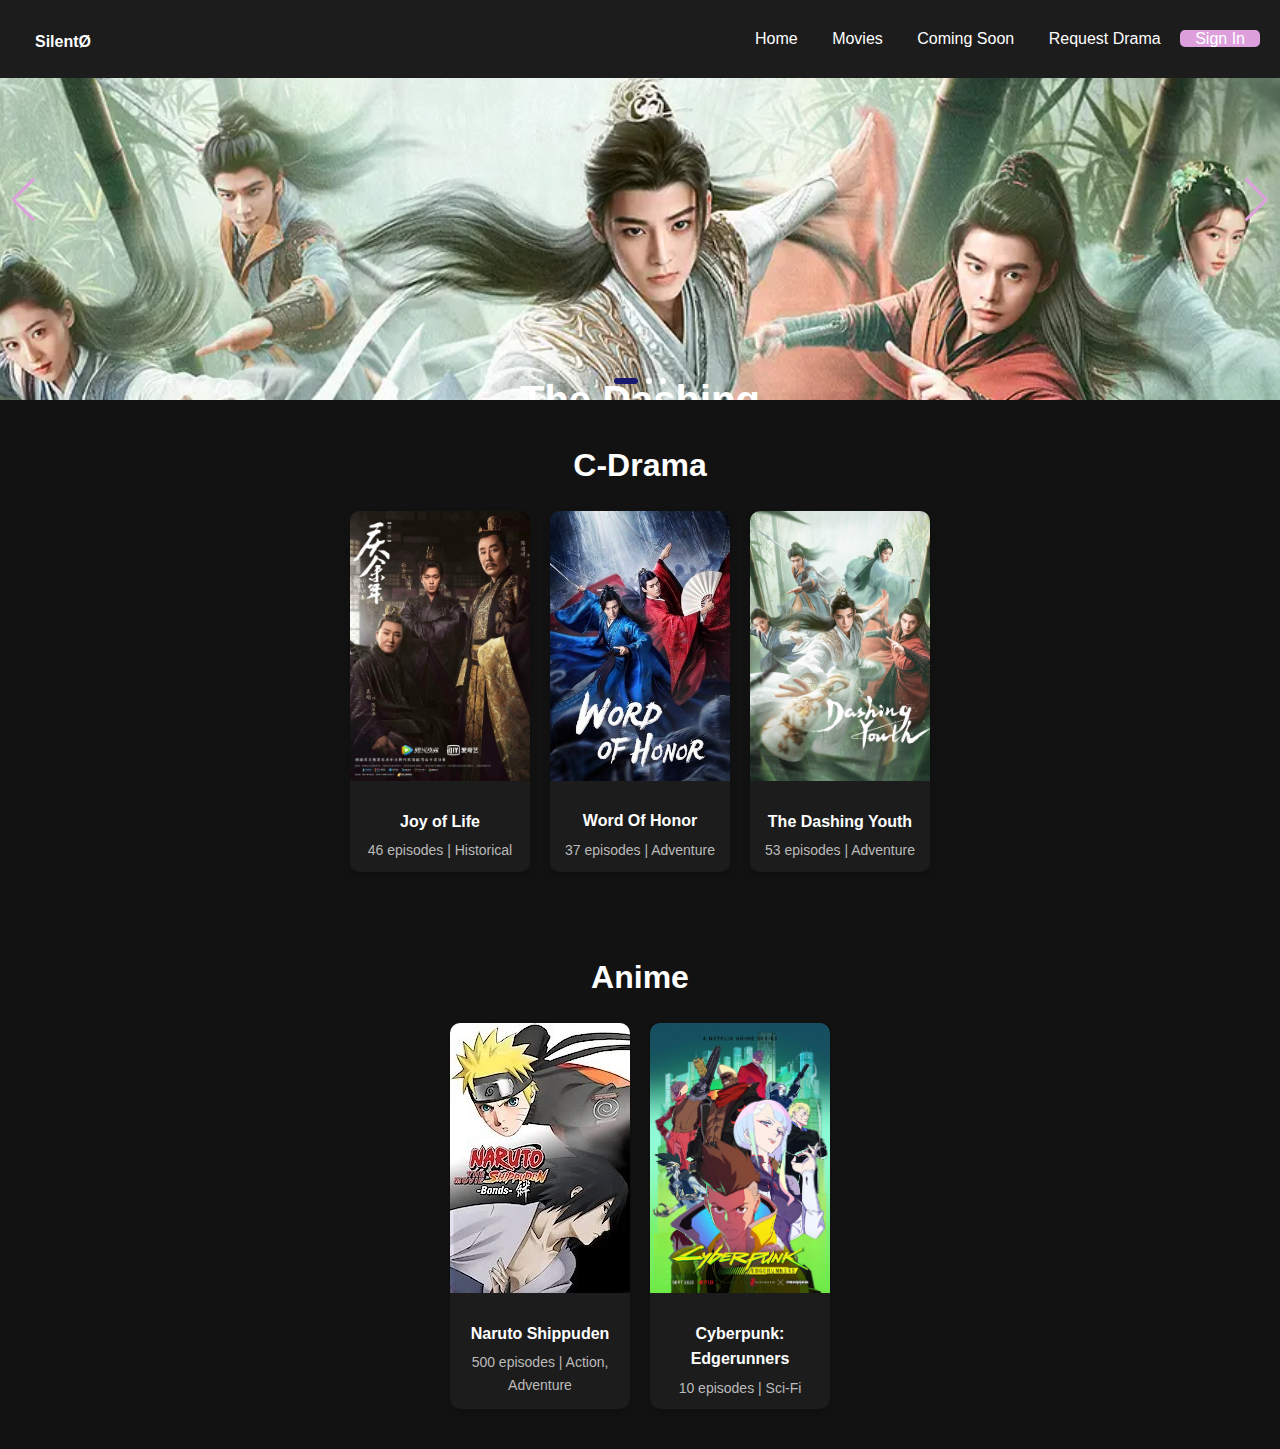
<file: index.html>
<!DOCTYPE html>
<html lang="en">
<head>
    <meta charset="UTF-8">
    <meta name="viewport" content="width=device-width, initial-scale=1.0">
    <title>SilentØ Website</title>
    <!-- Swiper's CSS -->
    <link rel="stylesheet" href="https://cdn.jsdelivr.net/npm/swiper@11/swiper-bundle.min.css">
    <link rel="stylesheet" href="https://cdn.jsdelivr.net/npm/boxicons@latest/css/boxicons.min.css">
    <link rel="stylesheet" href="style.css">
    <style>
        body {
            font-family: Arial, sans-serif;
            margin: 0;
            background-color: #121212;
            color: #fff;
        }

        /* Navbar */
        .navbar {
            display: flex;
            justify-content: space-between;
            padding: 20px;
            background-color: #1c1c1c;
        }

        .navbar a {
            color: #fff;
            text-decoration: none;
            padding: 0 15px;
        }

        .navbar a:hover {
            color: plum;
        }

        .sign-in {
            background-color: plum;
            padding: 8px 15px;
            border-radius: 5px;
        }

        /* Swiper Section */
        .swiper {
            width: 100%;
            height: 400px;
            position: relative;
        }

        .swiper-slide {
            display: flex;
            align-items: center;
            justify-content: center;
        }

        .swiper-slide img {
            width: 100%;
            height: 100%;
            object-fit: cover;
        }

        .home-text {
            position: absolute;
            top: 50%;
            left: 50%;
            transform: translate(-50%, -50%);
            color: #fff;
            text-align: center;
        }

        .home-text h1 {
            font-size: 2.5rem;
            margin-bottom: 10px;
        }

        .btn {
            padding: 10px 20px;
            background-color: plum;
            color: #000;
            text-decoration: none;
            border-radius: 5px;
        }

        .btn:hover {
            background-color: #ff79c6;
        }

        /* Movie Section */
        .movie-section {
            padding: 40px 20px;
        }

        .movie-section h2 {
            margin-bottom: 20px;
            text-align: center;
        }

        /* Movie Cards */
        .movies {
            display: flex;
            flex-wrap: wrap;
            gap: 20px;
            justify-content: center;
        }

        .movie-card {
            width: 180px;
            background-color: #1c1c1c;
            border-radius: 10px;
            overflow: hidden;
            box-shadow: 0 4px 8px rgba(0, 0, 0, 0.2);
            transition: transform 0.2s;
        }

        .movie-card:hover {
            transform: scale(1.05);
        }

        .movie-card img {
            width: 100%;
            height: auto;
        }

        .movie-info {
            padding: 10px;
            color: #bbb;
            text-align: center;
        }

        /* Swiper Controls */
        .swiper-button-next,
        .swiper-button-prev {
            color: plum;
        }

        .swiper-pagination-bullet-active {
            background: plum;
        }
    </style>
</head>
<body>

    <!-- Navbar -->
    <header class="navbar">
        <div class="logo">
            <a href="index.html" aria-label="SilentØ Homepage">SilentØ</a>
        </div>
        <nav class="menu">
            <a href="index.html">Home</a>
            <a href="movie.html">Movies</a>
            <a href="#">Coming Soon</a>
            <a href="#">Request Drama</a>
            <a href="#" class="sign-in" aria-label="Sign in">Sign In</a>
        </nav>
    </header>

    <!-- Home Section with Swiper -->
    <section class="home swiper" id="home">
        <div class="swiper-wrapper">
            <div class="swiper-slide">
                <img src="foto.jpg" alt="The Dashing Youth">
                <div class="home-text">
                    <h1>The Dashing Youth</h1>
                    <a href="#" class="btn">Watch Now</a>
                </div>
            </div>
            <div class="swiper-slide">
                <img src="foto2.jpg" alt="Fangs of Fortune">
                <div class="home-text">
                    <h1>Fangs of Fortune</h1>
                    <a href="#" class="btn">Watch Now</a>
                </div>
            </div>
            <div class="swiper-slide">
                <img src="foto1.jpg" alt="The Untamed">
                <div class="home-text">
                    <h1>The Untamed</h1>
                    <a href="#" class="btn">Watch Now</a>
                </div>
            </div>
        </div>
        <div class="swiper-pagination"></div>
        <div class="swiper-button-next"></div>
        <div class="swiper-button-prev"></div>
    </section>

    <!-- C-Drama Section -->
    <section class="movie-section">
        <h2>C-Drama</h2>
        <div class="movies">
            <div class="movie-card">
                <img src="foto5.jpg" alt="Joy of Life">
                <div class="movie-info">
                    <h4>Joy of Life</h4>
                    <p>46 episodes | Historical</p>
                </div>
            </div>
            <div class="movie-card">
                <img src="foto6.jpg" alt="Word Of Honor">
                <div class="movie-info">
                    <h4>Word Of Honor</h4>
                    <p>37 episodes | Adventure</p>
                </div>
            </div>
            <div class="movie-card">
                <img src="foto8.jpg" alt="The Dashing Youth">
                <div class="movie-info">
                    <h4>The Dashing Youth</h4>
                    <p>53 episodes | Adventure</p>
                </div>
            </div>
        </div>
    </section>

    <!-- Anime Section -->
    <section class="movie-section">
        <h2>Anime</h2>
        <div class="movies">
            <div class="movie-card">
                <img src="foto11.jpg" alt="Naruto Shippuden">
                <div class="movie-info">
                    <h4>Naruto Shippuden</h4>
                    <p>500 episodes | Action, Adventure</p>
                </div>
            </div>
            <div class="movie-card">
                <img src="foto12.jpg" alt="Cyberpunk: Edgerunners">
                <div class="movie-info">
                    <h4>Cyberpunk: Edgerunners</h4>
                    <p>10 episodes | Sci-Fi</p>
                </div>
            </div>
        </div>
    </section>

    <!-- Swiper and JavaScript -->
    <script src="https://cdn.jsdelivr.net/npm/swiper@11/swiper-bundle.min.js"></script>
    <script>
        const swiper = new Swiper('.swiper', {
            loop: true,
            autoplay: {
                delay: 2500,
                disableOnInteraction: false,
            },
            pagination: {
                el: '.swiper-pagination',
                clickable: true,
            },
            navigation: {
                nextEl: '.swiper-button-next',
                prevEl: '.swiper-button-prev',
            },
        });
    </script>
</body>
</html>
</file>
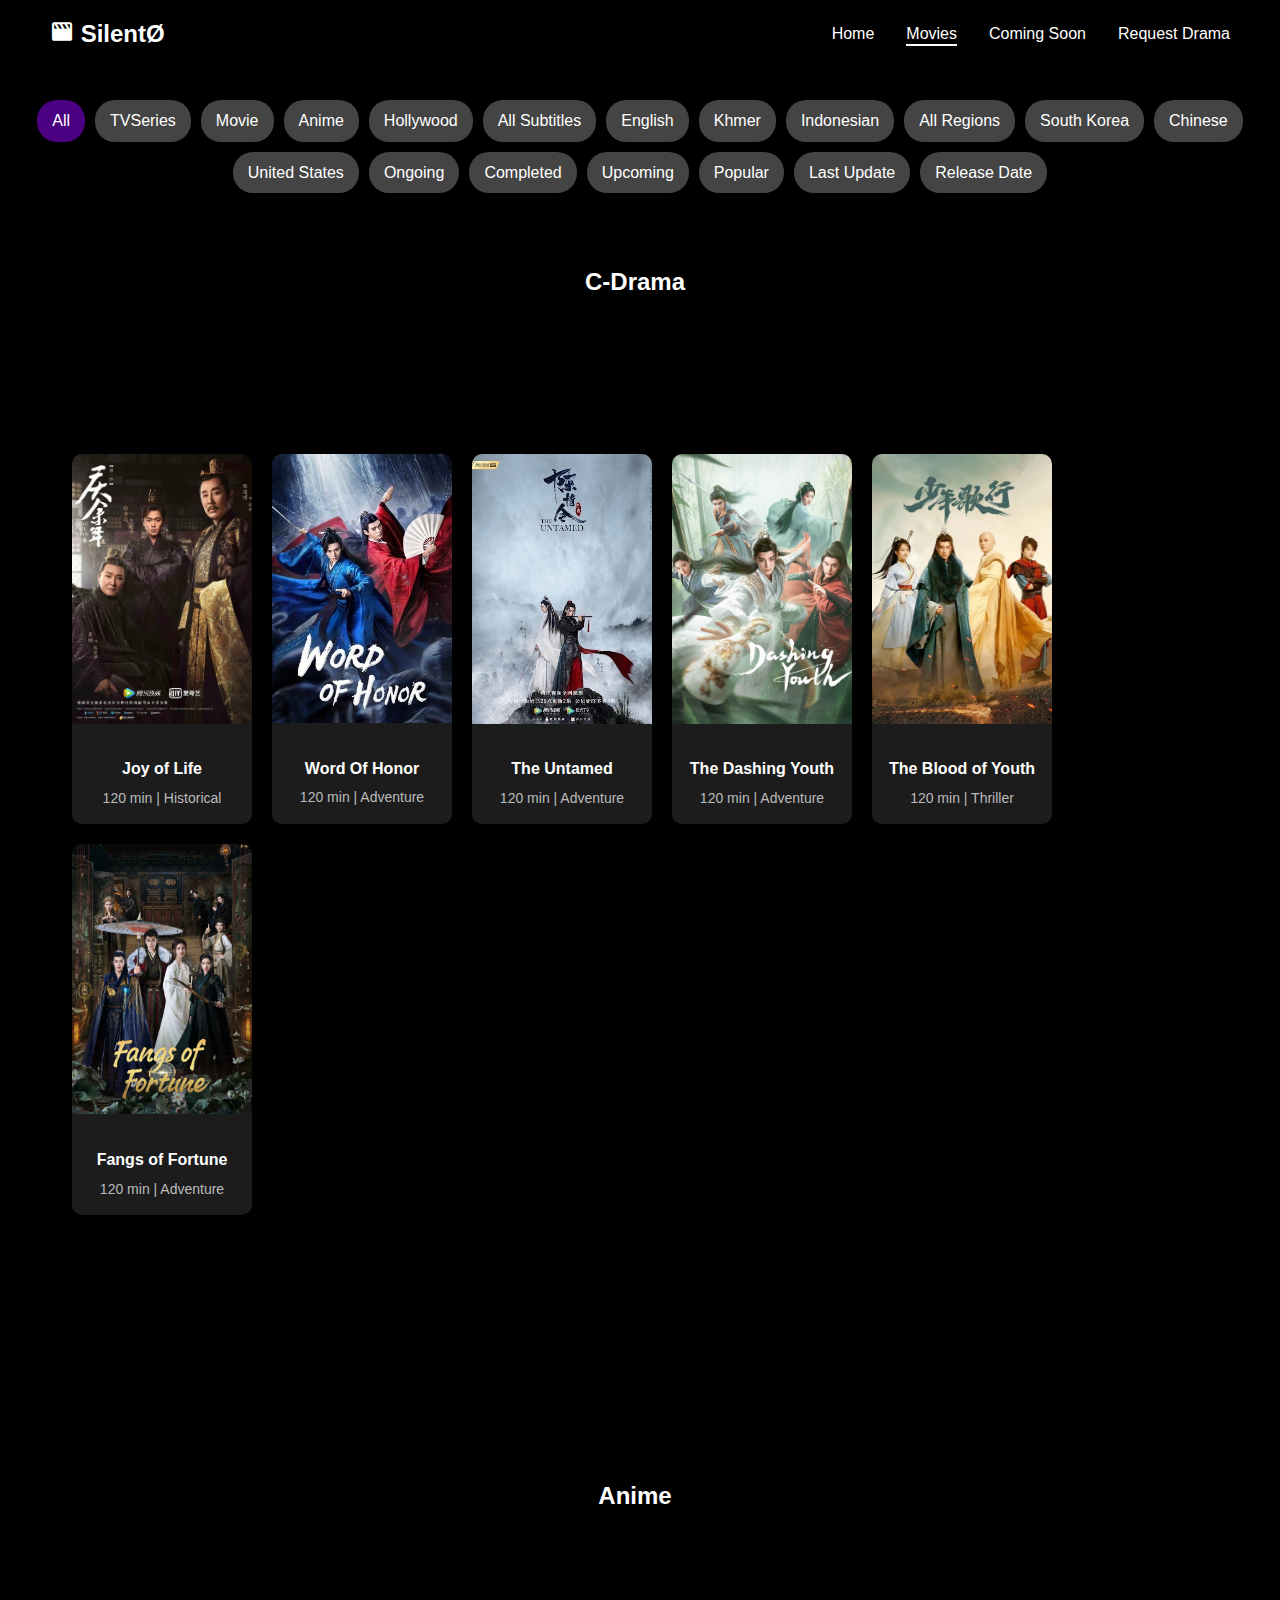
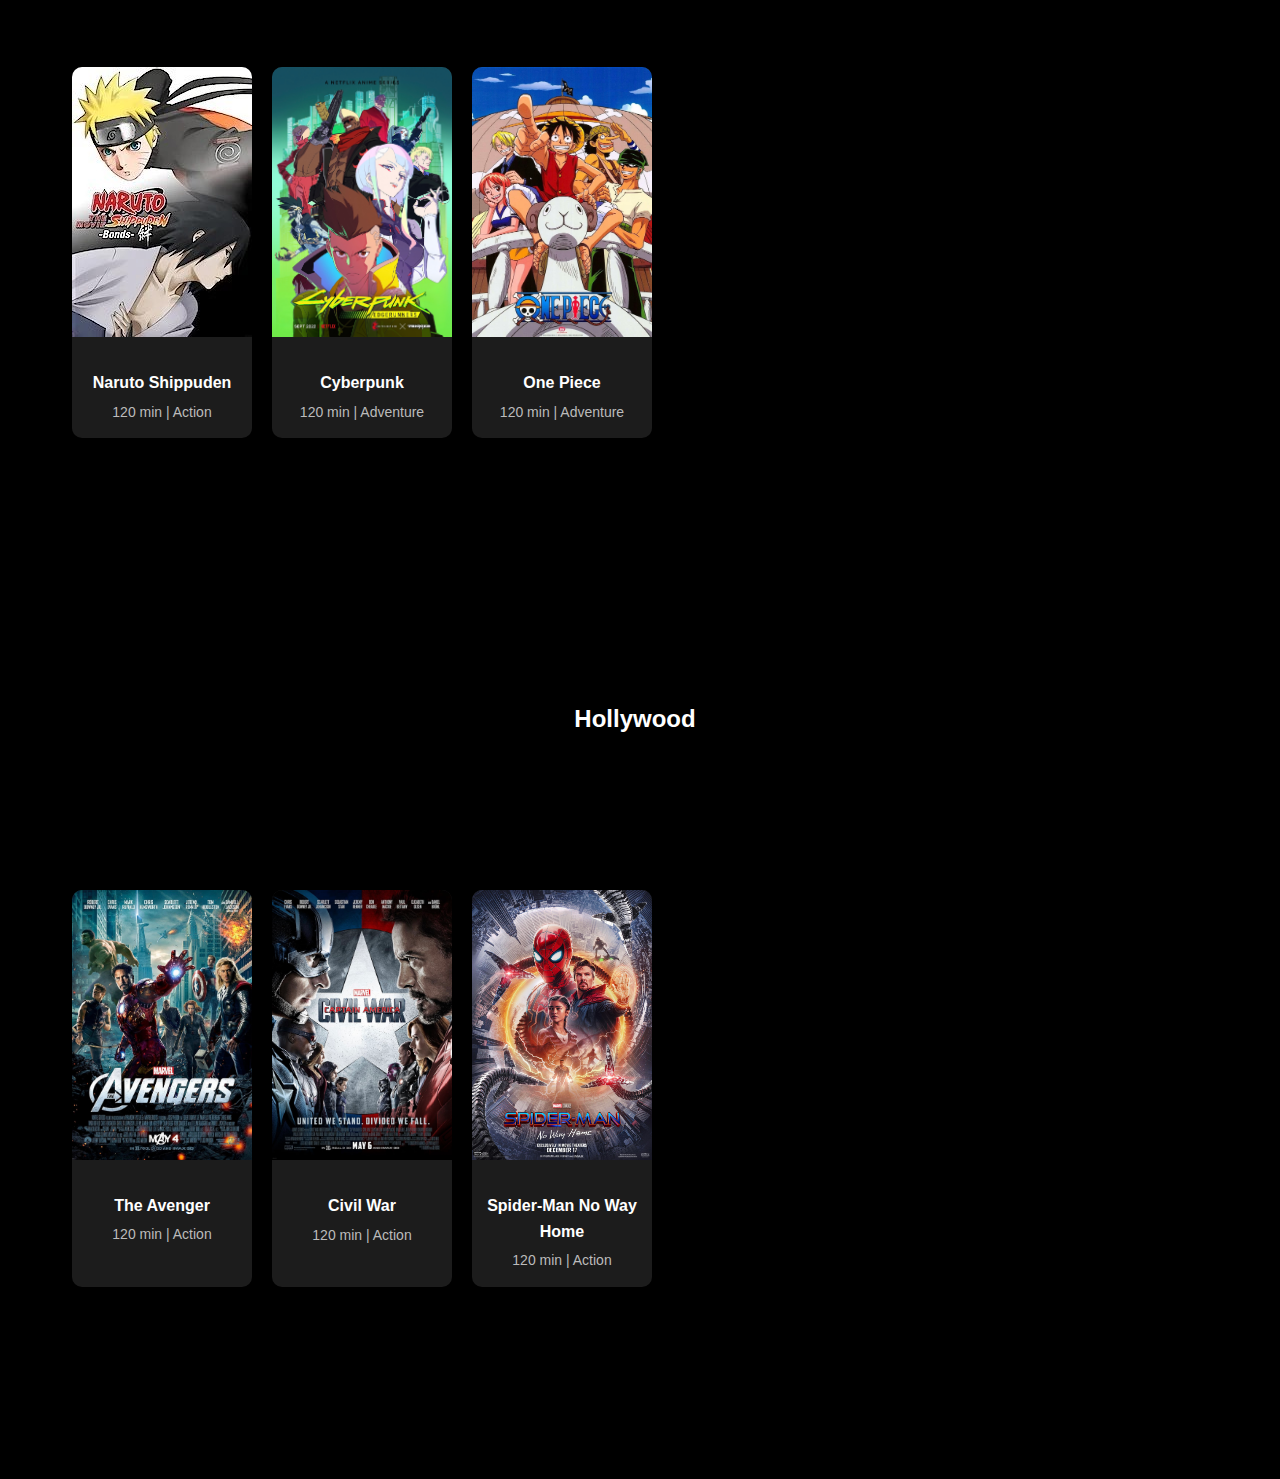
<file: movie.html>
<!DOCTYPE html>
<html lang="en">
<head>
    <meta charset="UTF-8">
    <meta name="viewport" content="width=device-width, initial-scale=1.0">
    <title>SilentØ | Movie Website</title>
    <link rel="stylesheet" href="movie.css">
    <link rel="stylesheet" href="https://cdn.jsdelivr.net/npm/boxicons@latest/css/boxicons.min.css">
</head>
<body>
    <!-- Header -->
    <header>
        <a href="#home" class="logo">
            <i class="bx bxs-movie"></i> SilentØ
        </a>
        <nav aria-label="Main Navigation">
            <ul class="navbar">
                <li><a href="index.html">Home</a></li>
                <li><a href="movie.html" class="movie-active">Movies</a></li>
                <li><a href="#coming">Coming Soon</a></li>
                <li><a href="#request">Request Drama</a></li>
            </ul>
        </nav>
    </header>

    <!-- Filter Links -->
    <section class="menu-container">
        <a href="#" class="filter-link active">All</a>
        <a href="#" class="filter-link">TVSeries</a>
        <a href="#" class="filter-link">Movie</a>
        <a href="#" class="filter-link">Anime</a>
        <a href="#" class="filter-link">Hollywood</a>
        <a href="#" class="filter-link">All Subtitles</a>
        <a href="#" class="filter-link">English</a>
        <a href="#" class="filter-link">Khmer</a>
        <a href="#" class="filter-link">Indonesian</a>
        <a href="#" class="filter-link">All Regions</a>
        <a href="#" class="filter-link">South Korea</a>
        <a href="#" class="filter-link">Chinese</a>
        <a href="#" class="filter-link">United States</a>
        <a href="#" class="filter-link">Ongoing</a>
        <a href="#" class="filter-link">Completed</a>
        <a href="#" class="filter-link">Upcoming</a>
        <a href="#" class="filter-link">Popular</a>
        <a href="#" class="filter-link">Last Update</a>
        <a href="#" class="filter-link">Release Date</a>
    </section>

    <!-- Main Movies Section -->
    <div class="movie-section">
        <h2>C-Drama</h2>
        <div class="movies">
            <div class="movie-card">
                <img src="foto5.jpg" alt="Joy of Life">
                <div class="movie-info">
                    <h4>Joy of Life</h4>
                    <p>120 min | Historical</p>
                </div>
            </div>
            <div class="movie-card">
                <img src="foto6.jpg" alt="Word Of Honor">
                <div class="movie-info">
                    <h4>Word Of Honor</h4>
                    <p>120 min | Adventure</p>
                </div>
            </div>
            <div class="movie-card">
                <img src="foto7.jpg" alt="The Untamed">
                <div class="movie-info">
                    <h4>The Untamed</h4>
                    <p>120 min | Adventure</p>
                </div>
            </div>
            <div class="movie-card">
                <img src="foto8.jpg" alt="The Dashing Youth">
                <div class="movie-info">
                    <h4>The Dashing Youth</h4>
                    <p>120 min | Adventure</p>
                </div>
            </div>
            <div class="movie-card">
                <img src="foto9.jpg" alt="The Blood of Youth">
                <div class="movie-info">
                    <h4>The Blood of Youth</h4>
                    <p>120 min | Thriller</p>
                </div>
            </div>
            <div class="movie-card">
                <img src="foto17.jpg" alt="Fangs of Fortune">
                <div class="movie-info">
                    <h4>Fangs of Fortune</h4>
                    <p>120 min | Adventure</p>
                </div>
            </div>
        </div>
    </div>    

    <!-- Anime Section -->
    <div class="movie-section">
       <h2>Anime</h2>
        <div class="movies">
            <div class="movie-card">
                <img src="foto11.jpg" alt="Naruto Shippuden">
                <div class="movie-info">
                    <h4>Naruto Shippuden</h4>
                    <p>120 min | Action</p>
                </div>
            </div>
            <div class="movie-card">
                <img src="foto12.jpg" alt="Cyberpunk">
                <div class="movie-info">
                    <h4>Cyberpunk</h4>
                    <p>120 min | Adventure</p>
                </div>
            </div>
            <div class="movie-card">
                <img src="foto27.jpg" alt="One Piece">
                <div class="movie-info">
                    <h4>One Piece</h4>
                    <p>120 min | Adventure</p>
                </div>
            </div>
        </div>
    </div>

    <!-- Hollywood Section -->
    <div class="movie-section">
        <h2>Hollywood</h2>
        <div class="movies">
            <div class="movie-card">
                <img src="foto32.jpg" alt="The Avenger">
                <div class="movie-info">
                    <h4>The Avenger</h4>
                    <p>120 min | Action</p>
                </div>
            </div>
            <div class="movie-card">
                <img src="foto33.jpg" alt="Civil War">
                <div class="movie-info">
                    <h4>Civil War</h4>
                    <p>120 min | Action</p>
                </div>
            </div>
            <div class="movie-card">
                <img src="foto36.jpg" alt="Spider-Man No Way Home">
                <div class="movie-info">
                    <h4>Spider-Man No Way Home</h4>
                    <p>120 min | Action</p>
                </div>
            </div>
        </div>
    </div>
</body>
</html>
</file>
<file: style.css>
/* Reset and Variables */
* {
    font-family: 'Gill Sans', 'Gill Sans MT', Calibri, 'Trebuchet MS', sans-serif;
    margin: 0;
    padding: 0;
    box-sizing: border-box;
    text-decoration: none;
    list-style: none;
    scroll-behavior: smooth;
}

:root {
    --main-color: #191970;
    --text-color: #020302;
    --bg-color: #ffffff;
    --card-bg-color: #1c1c1c;
    --btn-bg-color: #4b0082;
    --btn-hover-color: #37006b;
    --card-border-radius: 10px;
    --shadow-light: 0px 4px 8px rgba(0, 0, 0, 0.1);
    --shadow-dark: 0px 8px 16px rgba(0, 0, 0, 0.2);
}

body {
    background: var(--text-color);
    color: var(--bg-color);
    font-size: 16px;
    line-height: 1.6;
}

/* Header Styling */
header {
    position: fixed;
    width: 100%;
    top: 0;
    z-index: 1000;
    display: flex;
    align-items: center;
    justify-content: space-between;
    padding: 15px 50px;
    background: var(--main-color);
    transition: background 0.5s ease;
}

.logo {
    font-size: 1.5rem;
    font-weight: 600;
    color: var(--bg-color);
}

.navbar {
    display: flex;
    gap: 2rem;
}

.navbar a {
    font-size: 1rem;
    color: var(--bg-color);
    position: relative;
    transition: color 0.3s;
}

.navbar a::after {
    content: "";
    width: 0;
    height: 2px;
    background: var(--bg-color);
    position: absolute;
    bottom: -4px;
    left: 0;
    transition: width 0.4s ease-in-out;
}

.navbar a:hover {
    color: var(--btn-bg-color);
}

.navbar a:hover::after,
.navbar .home-active::after {
    width: 100%;
}

.btn {
    padding: 0.5rem 1rem;
    background: var(--btn-bg-color);
    color: var(--bg-color);
    font-weight: 400;
    border-radius: 0.5rem;
    transition: background 0.3s, transform 0.3s;
}

.btn:hover {
    background: var(--btn-hover-color);
    transform: translateY(-2px);
}

/* Swiper Styles */
.swiper-slide {
    display: flex;
    align-items: center;
    justify-content: center;
    height: 100vh;
    background-size: cover;
}

.swiper-slide img {
    width: 100%;
    height: auto;
    object-fit: cover;
}

.swiper-pagination-bullet {
    width: 6px !important;
    height: 6px !important;
    border-radius: 0.2rem !important;
    background: var(--bg-color) !important;
    opacity: 1 !important;
}

.swiper-pagination-bullet-active {
    width: 1.5rem !important;
    background: var(--main-color) !important;
}

/* Home Section */
section {
    padding: 5rem 0 2rem;
}

.container {
    width: 100%;
    min-height: 640px;
    position: relative;
    display: flex;
    align-items: center;
    background: rgba(2, 3, 7, 0.6);
}

.container img {
    position: absolute;
    width: 100%;
    height: 100%;
    object-fit: cover;
    object-position: center;
    z-index: -1;
}

.home-text {
    z-index: 1000;
    padding: 0 150px;
}

.home-text span {
    color: var(--bg-color);
    font-weight: 500;
    text-transform: uppercase;
}

.home-text h1 {
    color: var(--bg-color);
    font-size: 3rem;
    font-weight: 700;
    margin-bottom: 1rem;
}

/* Movie Section */
.movie-section {
    padding: 4rem;
    text-align: center;
}

.movie-section h2 {
    margin-bottom: 20px;
    font-size: 2rem;
}

/* Movie Cards */
.movies {
    display: grid;
    gap: 20px;
    grid-template-columns: repeat(auto-fit, minmax(180px, 1fr));
    justify-content: center;
}

.movie-card {
    background-color: var(--card-bg-color);
    border-radius: var(--card-border-radius);
    overflow: hidden;
    box-shadow: var(--shadow-light);
    transition: transform 0.3s, box-shadow 0.3s ease;
}

.movie-card:hover {
    transform: scale(1.05);
    box-shadow: var(--shadow-dark);
}

.movie-card img {
    width: 100%;
    height: auto;
}

.movie-info {
    padding: 15px;
    text-align: center;
}

.movie-info h4 {
    margin: 10px 0 5px;
    color: var(--bg-color);
}

.movie-info p {
    color: #bbb;
    font-size: 14px;
}

/* Movies Box Styling */
.box {
    background-color: var(--card-bg-color);
    border-radius: var(--card-border-radius);
    box-shadow: var(--shadow-light);
    transition: transform 0.3s ease, box-shadow 0.3s ease;
    overflow: hidden;
}

.box:hover {
    transform: translateY(-5px);
    box-shadow: var(--shadow-dark);
}

.box-img img {
    width: 100%;
    height: 270px;
    object-fit: cover;
    border-radius: var(--card-border-radius);
}

.box-img {
    padding: 1rem;
    text-align: center;
}

.box-img h3 {
    font-size: 1.3rem;
    color: white;
    margin-bottom: 0.5rem;
}

.box-img p {
    color: white;
    font-size: 1rem;
}


/* Responsive Styling */
@media (max-width: 768px) {
    header {
        padding: 15px 20px;
    }

    .navbar {
        gap: 1rem;
    }

    .home-text {
        padding: 0 20px;
    }

    .movie-section {
        padding: 2rem;
    }

    .movies {
        grid-template-columns: repeat(2, 1fr);
    }
}

@media (max-width: 500px) {
    .movies {
        grid-template-columns: 1fr;
    }

    .home-text h1 {
        font-size: 2.5rem;
    }

    .navbar a {
        font-size: 0.9rem;
    }

    .btn {
        padding: 0.4rem 0.8rem;
    }
}
</file>
<file: movie.css>
/* Reset and Variables */
* {
    font-family: 'Gill Sans', 'Gill Sans MT', Calibri, 'Trebuchet MS', sans-serif;
    margin: 0;
    padding: 0;
    box-sizing: border-box;
    text-decoration: none;
    list-style: none;
    scroll-behavior: smooth;
}

:root {
    --main-color: #000000; /* Set main color to black */
    --bg-color: white;
    --text-color: #ffffff;
    --card-bg-color: #191970;
    --card-border-radius: 10px;
    --btn-bg-color: #4b0082;
    --btn-hover-color: #37006b;
    --signin-btn-bg-color: #32CD32; /* Custom color for Sign In button */
    --signin-btn-hover-color: #228B22;
    --shadow-light: 0px 4px 8px rgba(0, 0, 0, 0.1);
    --shadow-dark: 0px 8px 16px rgba(0, 0, 0, 0.2);
}

body {
    background-color: var(--main-color);
    color: var(--bg-color);
    font-size: 16px;
    line-height: 1.6;
}

/* Header Styling */
header {
    position: fixed;
    width: 100%;
    top: 0;
    z-index: 1000;
    display: flex;
    align-items: center;
    justify-content: space-between;
    padding: 15px 50px;
    background: var(--main-color)
}

.logo {
    font-size: 1.5rem;
    font-weight: 600;
    color: var(--bg-color);
}

.navbar {
    display: flex;
    gap: 2rem;
}

.navbar a {
    font-size: 1rem;
    color: var(--bg-color);
    position: relative;
    transition: color 0.3s;
}

.navbar a::after {
    content: "";
    width: 0;
    height: 2px;
    background: var(--bg-color);
    position: absolute;
    bottom: -4px;
    left: 0;
    transition: width 0.4s ease-in-out;
}

.navbar a:hover::after,
.navbar .movie-active::after {
    width: 100%;
}

/* Button Styling */
.btn {
    padding: 0.6rem 1.2rem;
    background: var(--btn-bg-color);
    color: var(--bg-color);
    font-weight: 400;
    border-radius: 5px;
    transition: background-color 0.3s;
}

.btn:hover {
    background: var(--btn-hover-color);
    transform: translateY(-2px);
}

/* Sign In Button Styling */
.btn-signin {
    padding: 0.6rem 1.5rem;
    background: var(--signin-btn-bg-color);
    color: black; /* Use black text for contrast */
    font-weight: bold;
    border-radius: 5px;
    transition: background-color 0.3s;
}

.btn-signin:hover {
    background: var(--signin-btn-hover-color);
}

/* Filter Links */
.menu-container {
    display: flex;
    flex-wrap: wrap;
    gap: 10px;
    padding-top: 100px;
    justify-content: center;
}

.filter-link {
    background-color: #444;
    color: white;
    padding: 8px 15px;
    border-radius: 20px;
    cursor: pointer;
    transition: background-color 0.3s;
}

.filter-link:hover {
    background-color: #555;
}

.filter-link.active {
    background-color: #4b0082;
    color: #ffffff;
}

/* Movies Section */
.movies {
    max-width: 1200px;
    margin: 120px auto;
    padding: 2rem;
    display: flex;
    gap: 20px;
    flex-wrap: wrap;
    grid-template-columns: repeat(auto-fit, minmax(250px, 1fr));
    text-align: center;
}

.movies {
    display: flex;
    flex-wrap: wrap;
    gap: 20px;
}

.movie-card {
    width: 180px;
    background-color: #1c1c1c;
    border-radius: 10px;
    overflow: hidden;
    box-shadow: 0 4px 8px rgba(0, 0, 0, 0.2);
    transition: transform 0.2s;
}

.movie-card:hover {
    transform: scale(1.05);
}

.movie-card img {
    width: 100%;
    height: auto;
}

.movie-info {
    padding: 15px;
    text-align: center;
}

.movie-info h4 {
    margin: 10px 0 5px;
}

.movie-info p {
    color: #bbb;
    font-size: 14px;
}

.movie-card a {
    display: inline-block;
    margin-top: 1rem;
    color: var(--bg-color);
    background: var(--btn-bg-color);
    padding: 0.5rem 1rem;
    border-radius: 5px;
    transition: background-color 0.3s;
}
.watch-now {
    display: inline-block;
    margin-top: 1rem;
    color: white;
    background: black;
    padding: 0.5rem 1rem;
    border-radius: 5px;
    transition: background-color 0.3s;
    transition: color 0.3s;
}

.watch-now:hover {
    background: white;
    color: black;
}




/* Responsive Styling */
@media (max-width: 768px) {
    header {
        padding: 15px 20px;
    }

    .navbar {
        gap: 1rem;
    }

    .movies {
        padding: 1rem;
        grid-template-columns: 1fr;
    }
}

.movie-section {
    padding: 40px;
    padding-right: 50px;
}


.movie-section h2 {
    margin-top: 30px;
    text-align: center;

}
</file>
